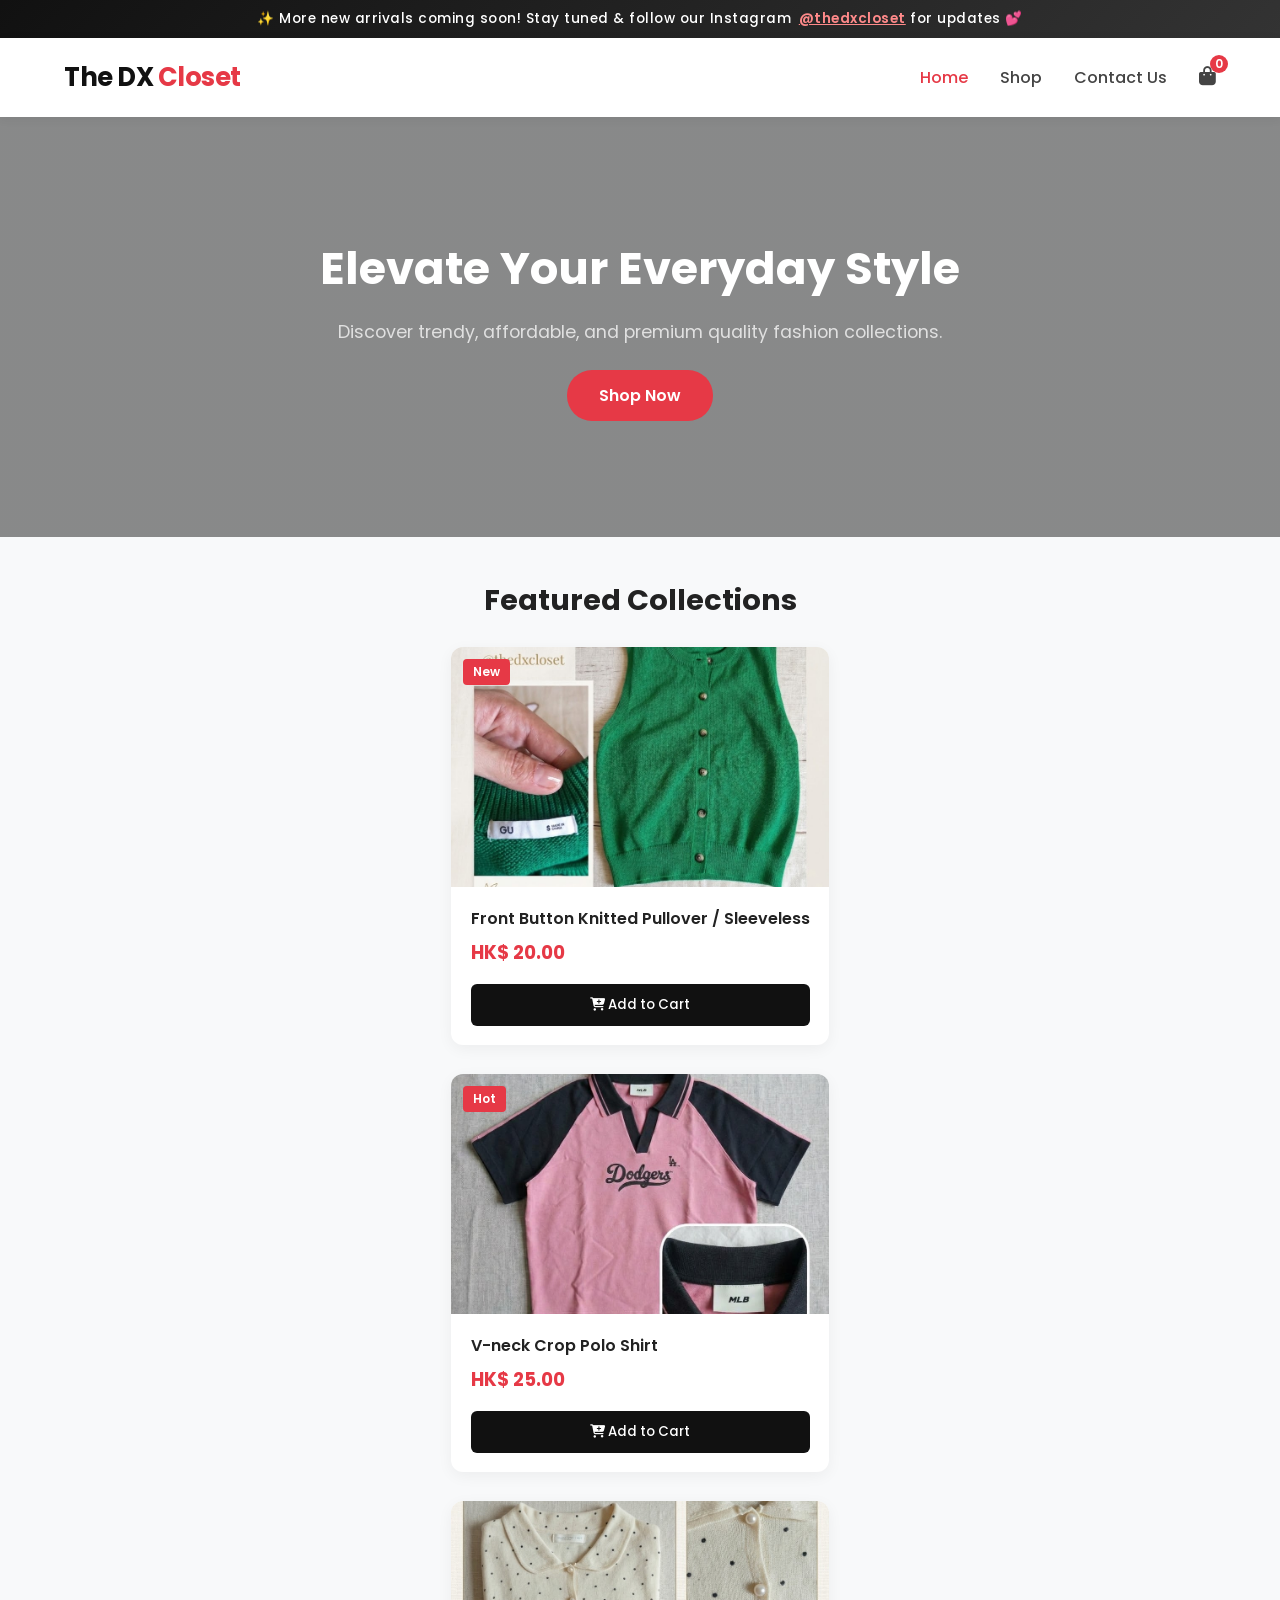
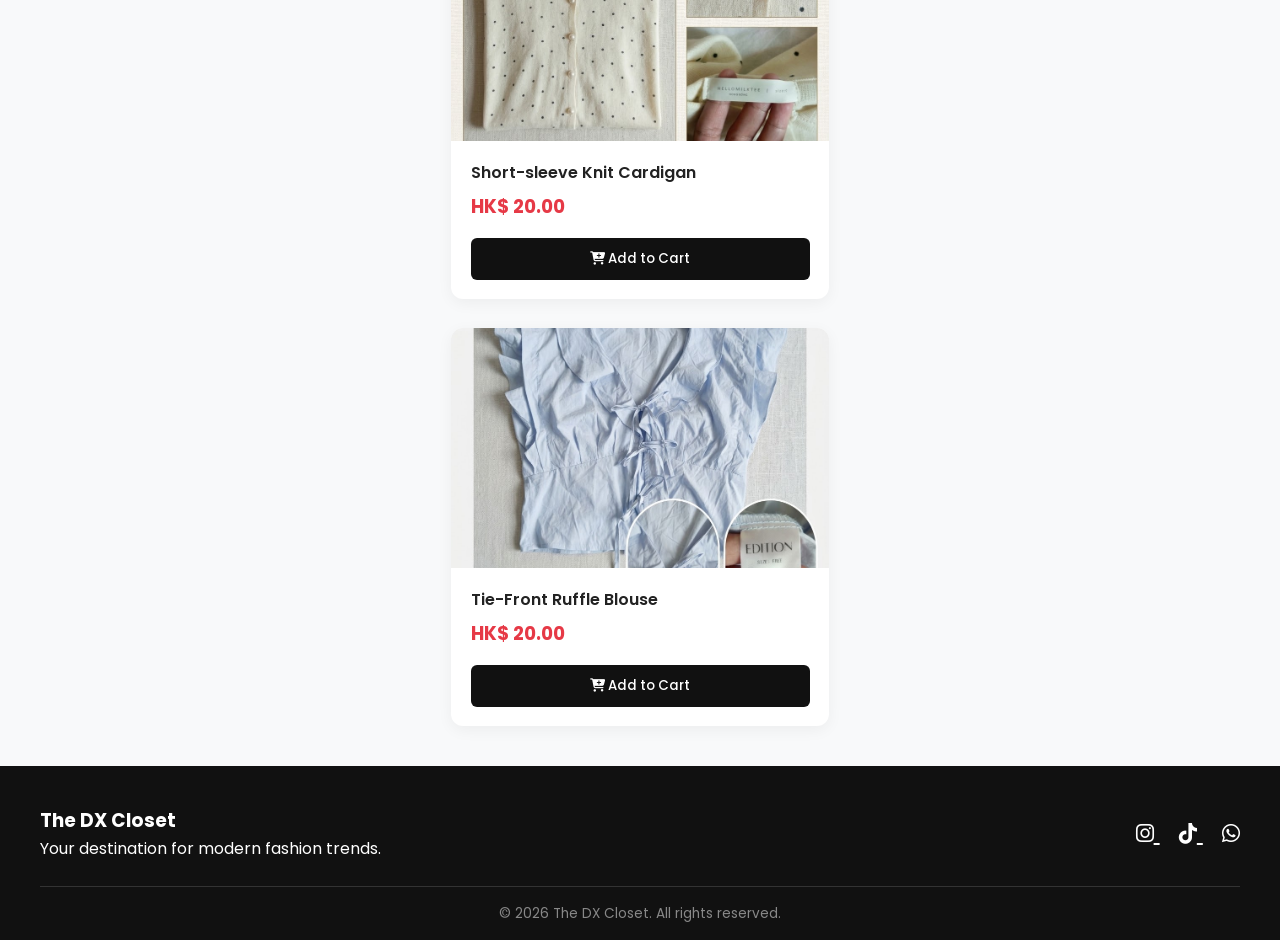
<file: index.html>
<!DOCTYPE html>
<html lang="en">
<head>
    <meta charset="UTF-8">
    <meta name="viewport" content="width=device-width, initial-scale=1.0">
    <title>The DX Closet - Trendy Fashion Store</title>
    <link href="https://fonts.googleapis.com/css2?family=Poppins:wght@300;400;500;600;700&display=swap" rel="stylesheet">
    <link rel="stylesheet" href="https://cdnjs.cloudflare.com/ajax/libs/font-awesome/6.4.0/css/all.min.css">
    <link rel="stylesheet" href="style.css">
</head>
<body>

    <!-- Announcement Bar -->
<div class="announcement-bar">
    <p>✨ More new arrivals coming soon! Stay tuned & follow our Instagram <a href="https://instagram.com/thedxcloset" target="_blank">@thedxcloset</a> for updates 💕</p>
</div>

    <!-- Navigation Bar -->
    <header class="navbar">
        <div class="nav-container">
            <a href="index.html" class="logo">The DX <span>Closet</span></a>
            <ul class="nav-links">
                <li><a href="index.html" class="active">Home</a></li>
                <li><a href="shop.html">Shop</a></li>
                <li><a href="contact.html">Contact Us</a></li>
                <li>
                    <a href="cart.html" class="cart-link">
                        <i class="fas fa-shopping-bag"></i>
                        <span class="cart-badge" id="cart-count">0</span>
                    </a>
                </li>
            </ul>
        </div>
    </header>

    <!-- Hero Section -->
    <section class="hero">
        <div class="hero-content">
            <h1>Elevate Your Everyday Style</h1>
            <p>Discover trendy, affordable, and premium quality fashion collections.</p>
            <a href="shop.html" class="btn-primary">Shop Now</a>
        </div>
    </section>

    <!-- Featured Section -->
    <main class="container">
        <h2 class="section-title">Featured Collections</h2>
        <div class="product-grid" id="featured-products"></div>
    </main>

    <!-- Footer -->
    <footer>
        <div class="footer-container">
            <div>
                <h3>The DX Closet</h3>
                <p>Your destination for modern fashion trends.</p>
            </div>
            <div class="footer-socials">
    <!-- Instagram: @thedxcloset -->
    <a href="https://instagram.com/thedxcloset" target="_blank" rel="noopener noreferrer">
        <i class="fab fa-instagram"></i>
    </a>

    <!-- TikTok: Ganti USERNAME_KAMU jika punya akun TikTok -->
    <a href="https://tiktok.com/@thedxcloset" target="_blank" rel="noopener noreferrer">
        <i class="fab fa-tiktok"></i>
    </a>

    <!-- WhatsApp: +852 9242 6287 -->
    <a href="https://wa.me/85292426287" target="_blank" rel="noopener noreferrer">
        <i class="fab fa-whatsapp"></i>
    </a>
</div>
        </div>
        <div class="footer-bottom">
            <p>&copy; 2026 The DX Closet. All rights reserved.</p>
        </div>
    </footer>

    <script src="script.js"></script>
</body>
</html>
</file>
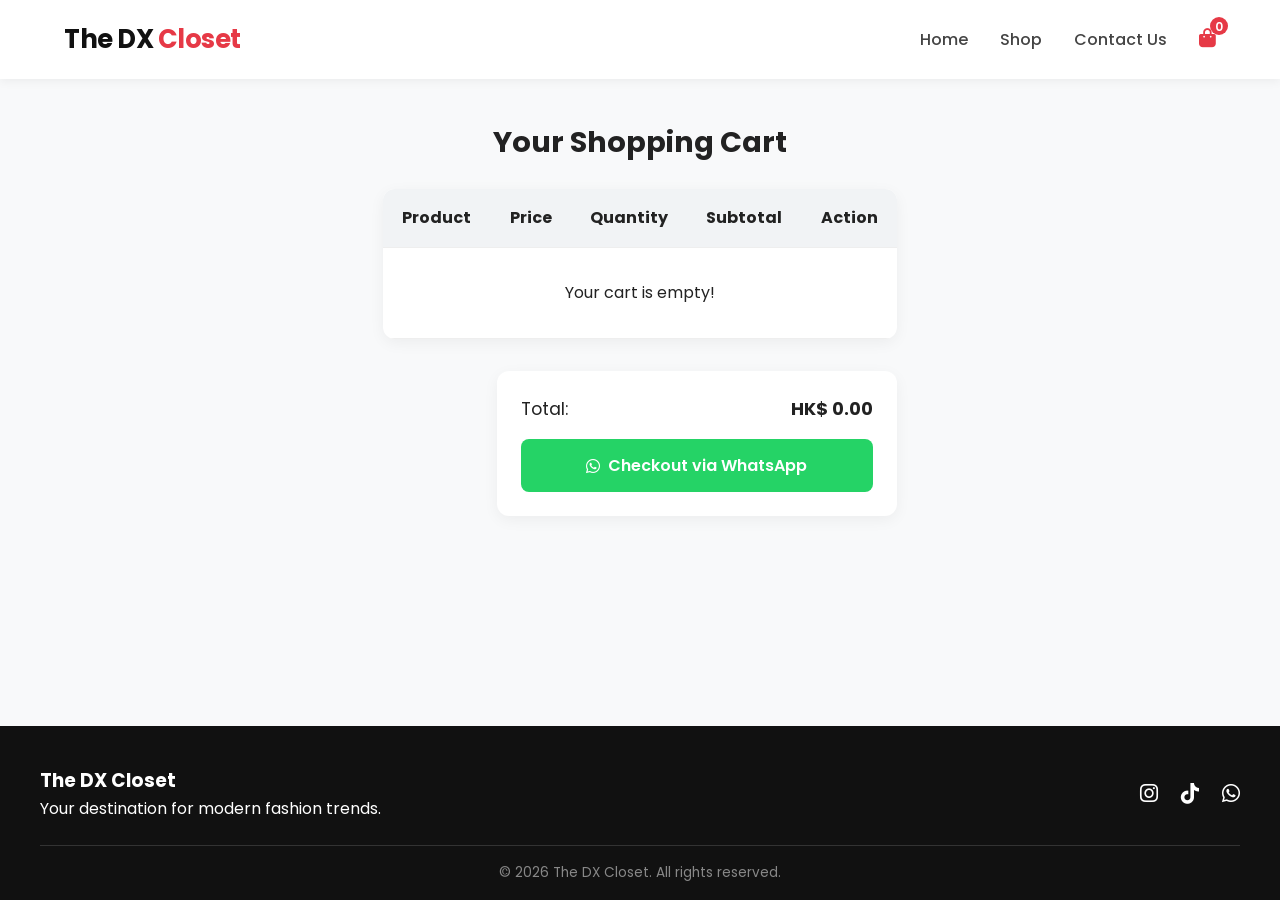
<file: cart.html>
<!DOCTYPE html>
<html lang="en">
<head>
    <meta charset="UTF-8">
    <meta name="viewport" content="width=device-width, initial-scale=1.0">
    <title>Shopping Cart - The DX Closet</title>
    <link href="https://fonts.googleapis.com/css2?family=Poppins:wght@300;400;500;600;700&display=swap" rel="stylesheet">
    <link rel="stylesheet" href="https://cdnjs.cloudflare.com/ajax/libs/font-awesome/6.4.0/css/all.min.css">
    <link rel="stylesheet" href="style.css">
</head>
<body>

    <header class="navbar">
        <div class="nav-container">
            <a href="index.html" class="logo">The DX <span>Closet</span></a>
            <ul class="nav-links">
                <li><a href="index.html">Home</a></li>
                <li><a href="shop.html">Shop</a></li>
                <li><a href="contact.html">Contact Us</a></li>
                <li>
                    <a href="cart.html" class="cart-link active">
                        <i class="fas fa-shopping-bag"></i>
                        <span class="cart-badge" id="cart-count">0</span>
                    </a>
                </li>
            </ul>
        </div>
    </header>

    <main class="container">
        <h2 class="section-title">Your Shopping Cart</h2>
        
        <table class="cart-table">
            <thead>
                <tr>
                    <th>Product</th>
                    <th>Price</th>
                    <th>Quantity</th>
                    <th>Subtotal</th>
                    <th>Action</th>
                </tr>
            </thead>
            <tbody id="cart-table-body">
                <!-- Populated by JavaScript -->
            </tbody>
        </table>

        <div class="cart-summary">
            <div class="summary-row">
                <span>Total:</span>
                <strong id="cart-total-price">$0.00</strong>
            </div>
            <button class="checkout-btn" onclick="checkoutWhatsApp()">
                <i class="fab fa-whatsapp"></i> Checkout via WhatsApp
            </button>
        </div>
    </main>

    <footer>
        <div class="footer-container">
            <div>
                <h3>The DX Closet</h3>
                <p>Your destination for modern fashion trends.</p>
            </div>
            <div class="footer-socials">
                <a href="#"><i class="fab fa-instagram"></i></a>
                <a href="#"><i class="fab fa-tiktok"></i></a>
                <a href="#"><i class="fab fa-whatsapp"></i></a>
            </div>
        </div>
        <div class="footer-bottom">
            <p>&copy; 2026 The DX Closet. All rights reserved.</p>
        </div>
    </footer>

    <script src="script.js"></script>
</body>
</html>
</file>
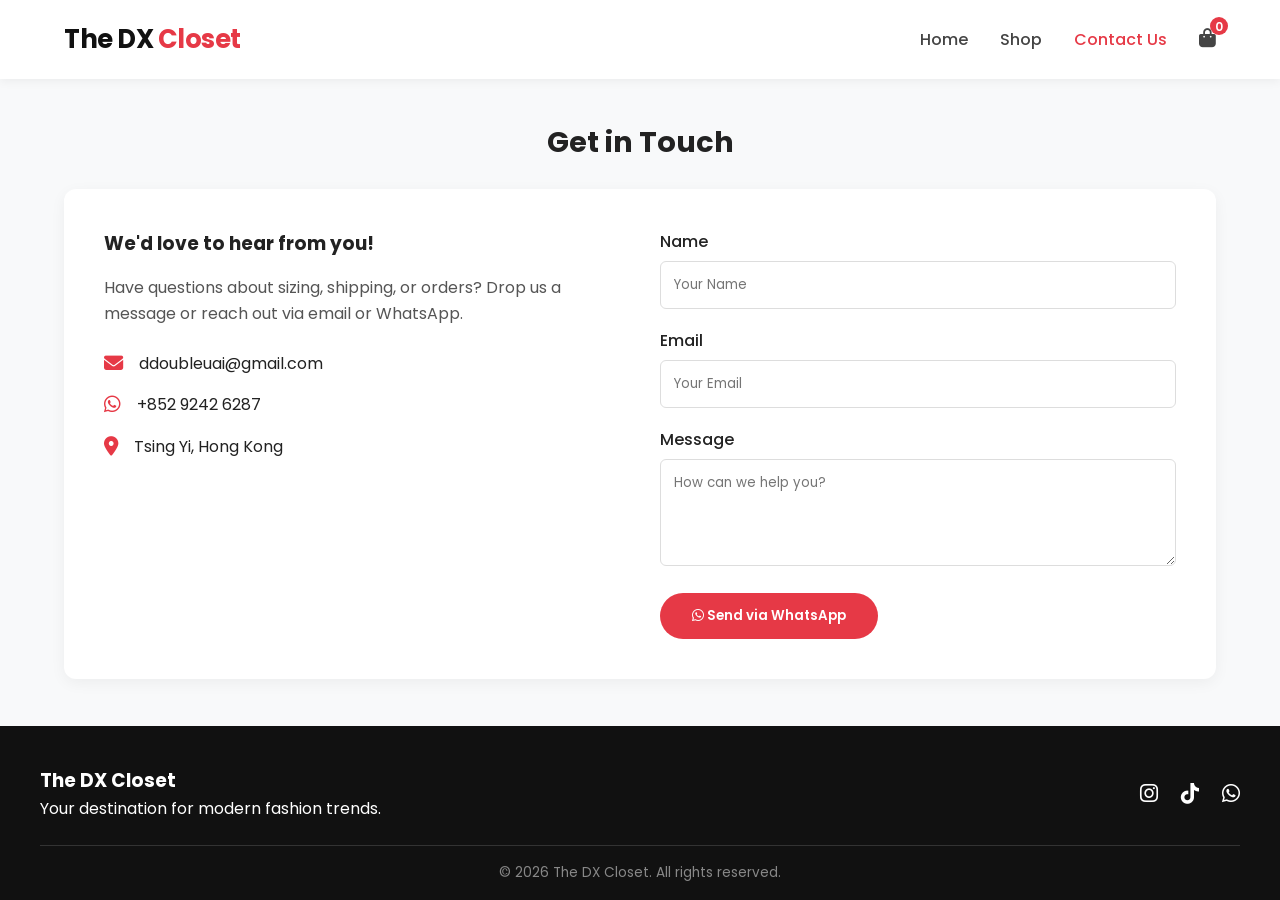
<file: contact.html>
<!DOCTYPE html>
<html lang="en">
<head>
    <meta charset="UTF-8">
    <meta name="viewport" content="width=device-width, initial-scale=1.0">
    <title>Contact Us - The DX Closet</title>
    <link href="https://fonts.googleapis.com/css2?family=Poppins:wght@300;400;500;600;700&display=swap" rel="stylesheet">
    <link rel="stylesheet" href="https://cdnjs.cloudflare.com/ajax/libs/font-awesome/6.4.0/css/all.min.css">
    <link rel="stylesheet" href="style.css">
</head>
<body>

    <header class="navbar">
        <div class="nav-container">
            <a href="index.html" class="logo">The DX <span>Closet</span></a>
            <ul class="nav-links">
                <li><a href="index.html">Home</a></li>
                <li><a href="shop.html">Shop</a></li>
                <li><a href="contact.html" class="active">Contact Us</a></li>
                <li>
                    <a href="cart.html" class="cart-link">
                        <i class="fas fa-shopping-bag"></i>
                        <span class="cart-badge" id="cart-count">0</span>
                    </a>
                </li>
            </ul>
        </div>
    </header>

    <main class="container">
        <h2 class="section-title">Get in Touch</h2>
        <div class="contact-wrapper">
            <div class="contact-info">
                <h3>We'd love to hear from you!</h3>
                <p>Have questions about sizing, shipping, or orders? Drop us a message or reach out via email or WhatsApp.</p>
                <div class="info-item">
                    <i class="fas fa-envelope"></i>
                    <a href="mailto:ddoubleuai@gmail.com" style="text-decoration:none; color:inherit;">ddoubleuai@gmail.com</a>
                </div>
                <div class="info-item">
                    <i class="fab fa-whatsapp"></i>
                    <a href="https://wa.me/85292426287" target="_blank" rel="noopener noreferrer" style="text-decoration:none; color:inherit;">+852 9242 6287</a>
                </div>
                <div class="info-item">
                    <i class="fas fa-map-marker-alt"></i>
                    <span>Tsing Yi, Hong Kong</span>
                </div>
            </div>
            
            <!-- Contact Form -->
            <form class="contact-form" id="contact-form">
                <div class="form-group">
                    <label>Name</label>
                    <input type="text" id="contact-name" placeholder="Your Name" required>
                </div>
                <div class="form-group">
                    <label>Email</label>
                    <input type="email" id="contact-email" placeholder="Your Email" required>
                </div>
                <div class="form-group">
                    <label>Message</label>
                    <textarea id="contact-message" rows="4" placeholder="How can we help you?" required></textarea>
                </div>
                <button type="submit" class="btn-primary" style="border:none; cursor:pointer;">
                    <i class="fab fa-whatsapp"></i> Send via WhatsApp
                </button>
            </form>
        </div>
    </main>

    <footer>
        <div class="footer-container">
            <div>
                <h3>The DX Closet</h3>
                <p>Your destination for modern fashion trends.</p>
            </div>
            <div class="footer-socials">
                <a href="https://instagram.com/thedxcloset" target="_blank" rel="noopener noreferrer"><i class="fab fa-instagram"></i></a>
                <a href="https://tiktok.com/@thedxcloset" target="_blank" rel="noopener noreferrer"><i class="fab fa-tiktok"></i></a>
                <a href="https://wa.me/85292426287" target="_blank" rel="noopener noreferrer"><i class="fab fa-whatsapp"></i></a>
            </div>
        </div>
        <div class="footer-bottom">
            <p>&copy; 2026 The DX Closet. All rights reserved.</p>
        </div>
    </footer>

    <script src="script.js"></script>
</body>
</html>
</file>
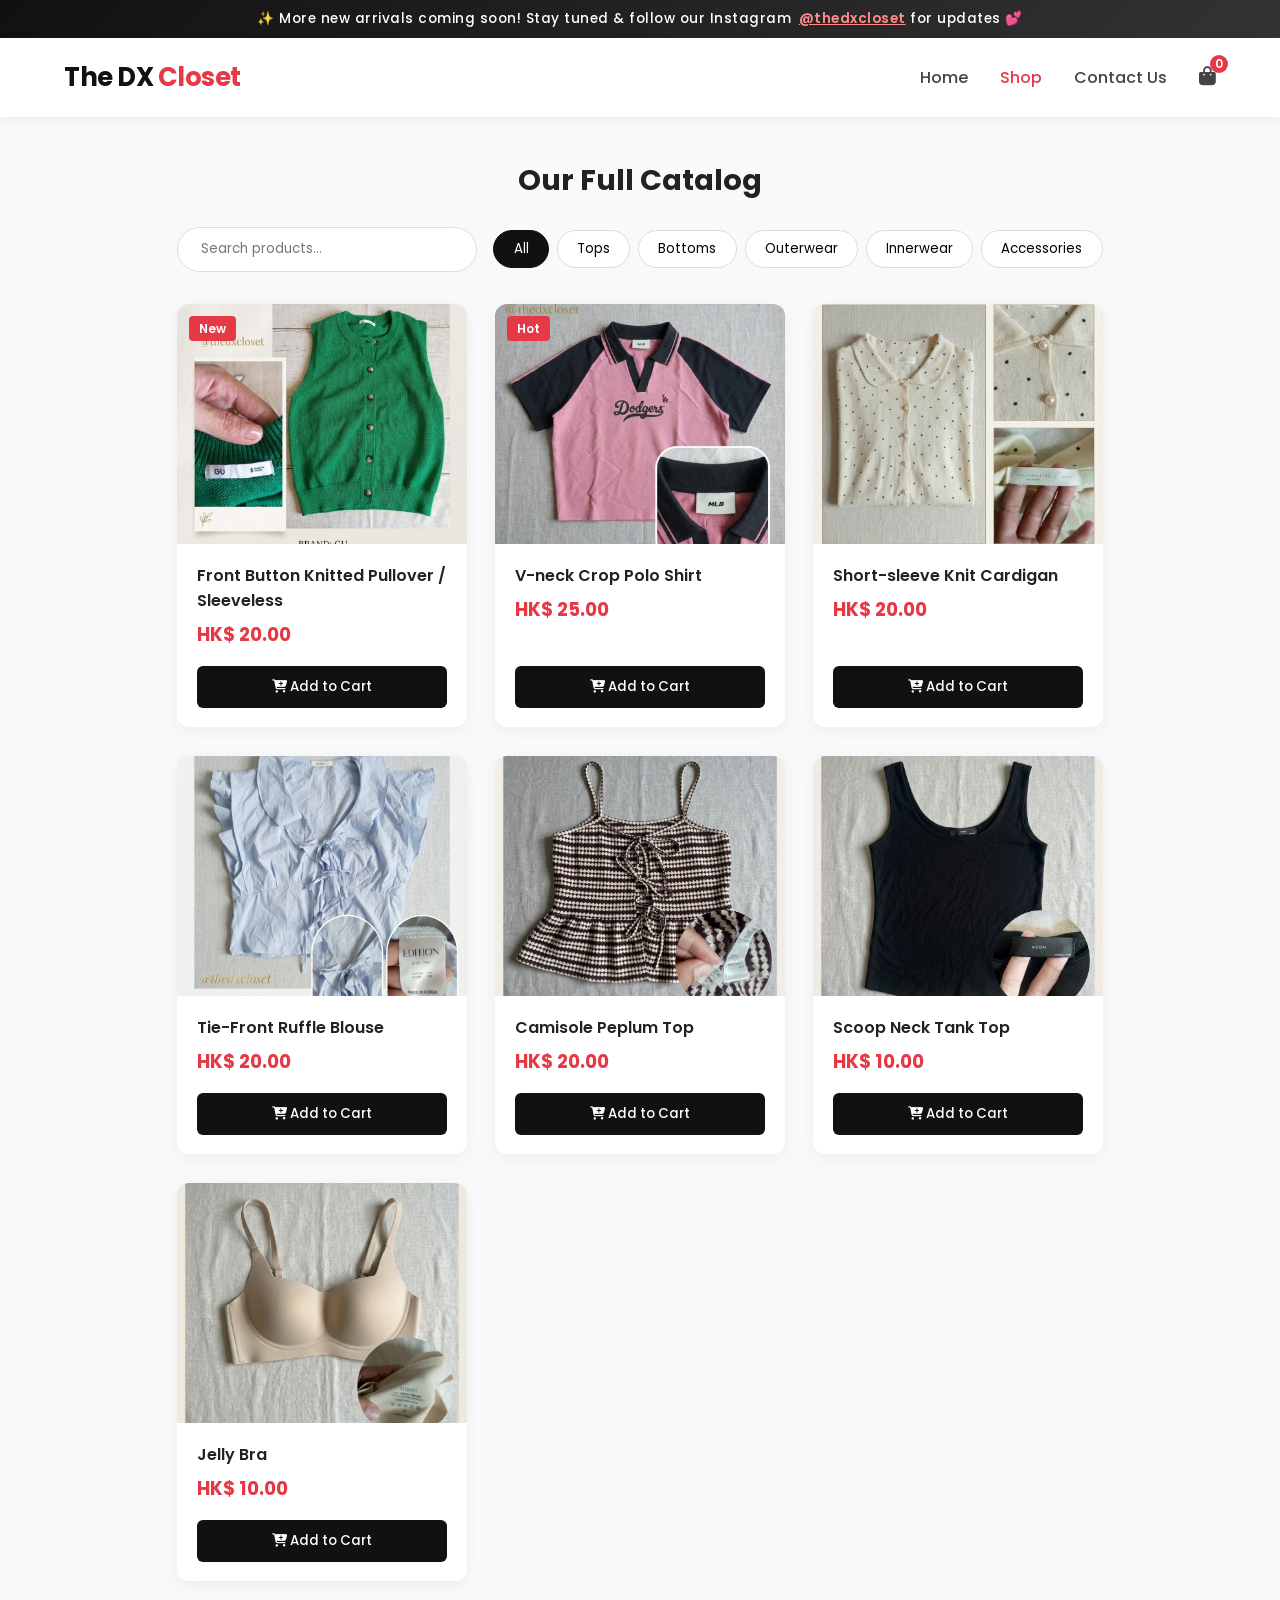
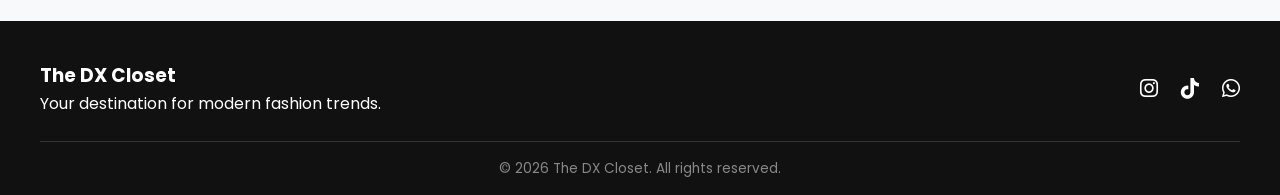
<file: shop.html>
<!DOCTYPE html>
<html lang="en">
<head>
    <meta charset="UTF-8">
    <meta name="viewport" content="width=device-width, initial-scale=1.0">
    <title>Shop - The DX Closet</title>
    <link href="https://fonts.googleapis.com/css2?family=Poppins:wght@300;400;500;600;700&display=swap" rel="stylesheet">
    <link rel="stylesheet" href="https://cdnjs.cloudflare.com/ajax/libs/font-awesome/6.4.0/css/all.min.css">
    <link rel="stylesheet" href="style.css">
</head>
<body>

    <!-- Announcement Bar -->
<div class="announcement-bar">
    <p>✨ More new arrivals coming soon! Stay tuned & follow our Instagram <a href="https://instagram.com/thedxcloset" target="_blank">@thedxcloset</a> for updates 💕</p>
</div>

    <header class="navbar">
        <div class="nav-container">
            <a href="index.html" class="logo">The DX <span>Closet</span></a>
            <ul class="nav-links">
                <li><a href="index.html">Home</a></li>
                <li><a href="shop.html" class="active">Shop</a></li>
                <li><a href="contact.html">Contact Us</a></li>
                <li>
                    <a href="cart.html" class="cart-link">
                        <i class="fas fa-shopping-bag"></i>
                        <span class="cart-badge" id="cart-count">0</span>
                    </a>
                </li>
            </ul>
        </div>
    </header>

    <main class="container">
        <h2 class="section-title">Our Full Catalog</h2>

        <!-- Filters & Search -->
        <div class="shop-controls">
            <div class="search-box">
                <input type="text" id="shop-search" placeholder="Search products...">
            </div>
            <div class="filter-categories">
                <button class="cat-btn active" data-category="all">All</button>
                <button class="cat-btn" data-category="Tops">Tops</button>
                <button class="cat-btn" data-category="Bottoms">Bottoms</button>
                <button class="cat-btn" data-category="Outerwear">Outerwear</button>
                <button class="cat-btn" data-category="Innerwear">Innerwear</button>
                <button class="cat-btn" data-category="Accessories">Accessories</button>
            </div>
        </div>

        <div class="product-grid" id="shop-products"></div>
    </main>

    <footer>
        <div class="footer-container">
            <div>
                <h3>The DX Closet</h3>
                <p>Your destination for modern fashion trends.</p>
            </div>
            <div class="footer-socials">
                <a href="#"><i class="fab fa-instagram"></i></a>
                <a href="#"><i class="fab fa-tiktok"></i></a>
                <a href="#"><i class="fab fa-whatsapp"></i></a>
            </div>
        </div>
        <div class="footer-bottom">
            <p>&copy; 2026 The DX Closet. All rights reserved.</p>
        </div>
    </footer>

    <script src="script.js"></script>
</body>
</html>
</file>
<file: style.css>
/* General Reset & Fonts */
* {
    margin: 0;
    padding: 0;
    box-sizing: border-box;
    font-family: 'Poppins', sans-serif;
}

body {
    background-color: #f8f9fa;
    color: #222;
    line-height: 1.6;
    display: flex;
    flex-direction: column;
    min-height: 100vh;
}

main {
    flex: 1;
}

/* Header & Navbar */
.navbar {
    background: #ffffff;
    box-shadow: 0 2px 10px rgba(0, 0, 0, 0.06);
    position: sticky;
    top: 0;
    z-index: 1000;
}

.nav-container {
    max-width: 1200px;
    margin: 0 auto;
    padding: 1.2rem 1.5rem;
    display: flex;
    justify-content: space-between;
    align-items: center;
}

.logo {
    font-size: 1.6rem;
    font-weight: 700;
    color: #111;
    text-decoration: none;
    letter-spacing: -0.5px;
}

.logo span {
    color: #e63946;
}

.nav-links {
    display: flex;
    list-style: none;
    gap: 2rem;
    align-items: center;
}

.nav-links a {
    text-decoration: none;
    color: #444;
    font-weight: 500;
    transition: color 0.3s;
}

.nav-links a:hover,
.nav-links a.active {
    color: #e63946;
}

.cart-link {
    position: relative;
    font-size: 1.2rem;
    color: #111;
}

.cart-badge {
    position: absolute;
    top: -8px;
    right: -12px;
    background: #e63946;
    color: white;
    font-size: 0.75rem;
    width: 18px;
    height: 18px;
    border-radius: 50%;
    display: flex;
    align-items: center;
    justify-content: center;
    font-weight: 600;
}

/* Hero Section (Home Page) */
.hero {
    background: linear-gradient(rgba(0, 0, 0, 0.45), rgba(0, 0, 0, 0.45)), 
                url('https://images.unsplash.com/photo-1441986300917-64674bd600d8?auto=format&fit=crop&w=1200&q=80') center/cover;
    height: 420px;
    display: flex;
    align-items: center;
    justify-content: center;
    text-align: center;
    color: white;
    padding: 0 1rem;
}

.hero-content h1 {
    font-size: 2.8rem;
    margin-bottom: 0.8rem;
}

.hero-content p {
    font-size: 1.1rem;
    margin-bottom: 1.5rem;
    color: #e0e0e0;
}

.btn-primary {
    background: #e63946;
    color: white;
    padding: 0.8rem 2rem;
    text-decoration: none;
    border-radius: 25px;
    font-weight: 600;
    display: inline-block;
    transition: background 0.3s;
}

.btn-primary:hover {
    background: #d62828;
}

/* Container */
.container {
    max-width: 1200px;
    margin: 2.5rem auto;
    padding: 0 1.5rem;
}

.section-title {
    font-size: 1.8rem;
    font-weight: 700;
    margin-bottom: 1.5rem;
    text-align: center;
}

/* Featured & Product Grid */
.product-grid {
    display: grid;
    grid-template-columns: repeat(auto-fill, minmax(250px, 1fr));
    gap: 1.8rem;
}

.product-card {
    background: white;
    border-radius: 12px;
    overflow: hidden;
    box-shadow: 0 4px 15px rgba(0, 0, 0, 0.05);
    transition: transform 0.3s, box-shadow 0.3s;
    display: flex;
    flex-direction: column;
    position: relative;
}

.product-card:hover {
    transform: translateY(-5px);
    box-shadow: 0 8px 25px rgba(0, 0, 0, 0.1);
}

.product-badge {
    position: absolute;
    top: 12px;
    left: 12px;
    background: #e63946;
    color: white;
    padding: 0.2rem 0.6rem;
    border-radius: 4px;
    font-size: 0.75rem;
    font-weight: 600;
}

.product-img {
    width: 100%;
    height: 240px;
    object-fit: cover;
}

.product-info {
    padding: 1.2rem;
    display: flex;
    flex-direction: column;
    flex-grow: 1;
}

.product-title {
    font-size: 1rem;
    font-weight: 600;
    margin-bottom: 0.4rem;
}

.product-price {
    font-size: 1.15rem;
    font-weight: 700;
    color: #e63946;
    margin-bottom: 1rem;
}

.add-cart-btn {
    margin-top: auto;
    width: 100%;
    padding: 0.7rem;
    background: #111;
    color: white;
    border: none;
    border-radius: 6px;
    cursor: pointer;
    font-weight: 500;
    transition: background 0.3s;
}

.add-cart-btn:hover {
    background: #333;
}

/* Shop Controls (Search & Filter) */
.shop-controls {
    display: flex;
    justify-content: space-between;
    align-items: center;
    flex-wrap: wrap;
    gap: 1rem;
    margin-bottom: 2rem;
}

.search-box {
    display: flex;
    background: white;
    border: 1px solid #ddd;
    border-radius: 25px;
    padding: 0.3rem 1rem;
    width: 300px;
}

.search-box input {
    border: none;
    outline: none;
    width: 100%;
    padding: 0.4rem;
}

.filter-categories {
    display: flex;
    gap: 0.5rem;
    flex-wrap: wrap;
}

.cat-btn {
    padding: 0.5rem 1.2rem;
    border: 1px solid #ddd;
    border-radius: 20px;
    background: white;
    cursor: pointer;
    transition: 0.3s;
}

.cat-btn.active, .cat-btn:hover {
    background: #111;
    color: white;
    border-color: #111;
}

/* Contact Page Layout */
.contact-wrapper {
    display: grid;
    grid-template-columns: 1fr 1fr;
    gap: 2.5rem;
    background: white;
    padding: 2.5rem;
    border-radius: 12px;
    box-shadow: 0 4px 15px rgba(0, 0, 0, 0.05);
}

.contact-info h3 {
    margin-bottom: 1rem;
}

.contact-info p {
    margin-bottom: 1.5rem;
    color: #555;
}

.info-item {
    display: flex;
    align-items: center;
    gap: 1rem;
    margin-bottom: 1rem;
}

.info-item i {
    color: #e63946;
    font-size: 1.2rem;
}

.contact-form .form-group {
    margin-bottom: 1.2rem;
}

.contact-form label {
    display: block;
    margin-bottom: 0.4rem;
    font-weight: 500;
}

.contact-form input,
.contact-form textarea {
    width: 100%;
    padding: 0.8rem;
    border: 1px solid #ddd;
    border-radius: 6px;
    outline: none;
}

/* Cart Page */
.cart-table {
    width: 100%;
    border-collapse: collapse;
    background: white;
    border-radius: 12px;
    overflow: hidden;
    box-shadow: 0 4px 15px rgba(0, 0, 0, 0.05);
    margin-bottom: 2rem;
}

.cart-table th, .cart-table td {
    padding: 1rem 1.2rem;
    text-align: left;
    border-bottom: 1px solid #eee;
}

.cart-table th {
    background: #f1f3f5;
}

.cart-item-info {
    display: flex;
    align-items: center;
    gap: 1rem;
}

.cart-item-info img {
    width: 60px;
    height: 60px;
    object-fit: cover;
    border-radius: 6px;
}

.qty-control {
    display: flex;
    align-items: center;
    gap: 0.5rem;
}

.qty-btn {
    width: 25px;
    height: 25px;
    border: 1px solid #ccc;
    background: white;
    cursor: pointer;
    border-radius: 4px;
}

.remove-btn {
    background: none;
    border: none;
    color: #e63946;
    cursor: pointer;
    font-size: 1.1rem;
}

.cart-summary {
    background: white;
    padding: 1.5rem;
    border-radius: 12px;
    box-shadow: 0 4px 15px rgba(0, 0, 0, 0.05);
    max-width: 400px;
    margin-left: auto;
}

.summary-row {
    display: flex;
    justify-content: space-between;
    margin-bottom: 1rem;
    font-size: 1.1rem;
}

.checkout-btn {
    width: 100%;
    padding: 0.9rem;
    background: #25D366;
    color: white;
    border: none;
    border-radius: 8px;
    font-weight: 600;
    font-size: 1rem;
    cursor: pointer;
    display: flex;
    align-items: center;
    justify-content: center;
    gap: 0.5rem;
}

/* Footer */
footer {
    background: #111;
    color: white;
    padding: 2.5rem 1.5rem 1rem;
    margin-top: auto;
}

.footer-container {
    max-width: 1200px;
    margin: 0 auto;
    display: flex;
    justify-content: space-between;
    align-items: center;
    flex-wrap: wrap;
    gap: 1.5rem;
    border-bottom: 1px solid #333;
    padding-bottom: 1.5rem;
}

.footer-socials a {
    color: white;
    margin-left: 1.2rem;
    font-size: 1.3rem;
}

.footer-bottom {
    text-align: center;
    margin-top: 1rem;
    color: #888;
    font-size: 0.85rem;
}

/* Responsive */
@media (max-width: 768px) {
    .contact-wrapper { grid-template-columns: 1fr; }
    .hero-content h1 { font-size: 2rem; }
    .nav-container { flex-direction: column; gap: 1rem; }
  }

/* Announcement Bar Styling */
.announcement-bar {
    background: linear-gradient(135deg, #111111, #333333);
    color: #ffffff;
    text-align: center;
    padding: 8px 15px;
    font-size: 0.85rem;
    font-weight: 500;
    letter-spacing: 0.5px;
}

.announcement-bar p {
    margin: 0;
}

.announcement-bar a {
    color: #ff8a8a; /* Warna aksen/highlight link Instagram */
    text-decoration: underline;
    font-weight: 600;
    margin-left: 3px;
    transition: color 0.3s ease;
}

.announcement-bar a:hover {
    color: #ffffff;
}
</file>
